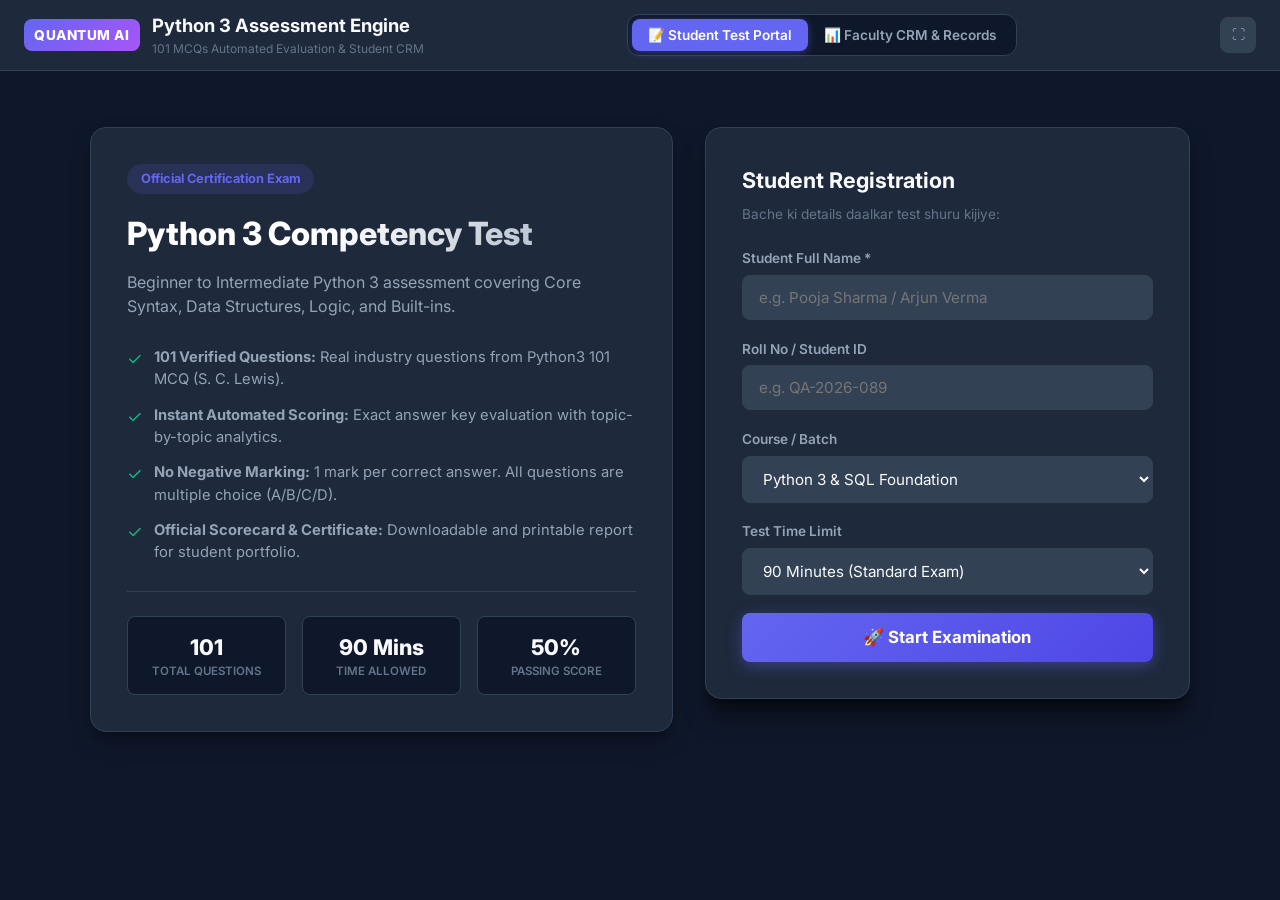
<file: index.html>
<!DOCTYPE html>
<html lang="en">
<head>
  <meta charset="UTF-8">
  <meta name="viewport" content="width=device-width, initial-scale=1.0">
  <title>Quantum AI • Python 3 Assessment & Student CRM</title>
  <link rel="preconnect" href="https://fonts.googleapis.com">
  <link rel="preconnect" href="https://fonts.gstatic.com" crossorigin>
  <link href="https://fonts.googleapis.com/css2?family=Inter:wght@400;500;600;700;800;900&family=JetBrains+Mono:wght@400;600;700&display=swap" rel="stylesheet">
  <link rel="stylesheet" href="styles.css">
</head>
<body>

  <!-- Top App Navigation Bar -->
  <header class="app-header">
    <div class="header-container">
      <div class="brand-wrapper">
        <span class="brand-badge">QUANTUM AI</span>
        <div>
          <div class="brand-title">Python 3 Assessment Engine</div>
          <span class="brand-subtitle">101 MCQs Automated Evaluation & Student CRM</span>
        </div>
      </div>

      <!-- Navigation Tabs: Test vs CRM -->
      <nav class="nav-tabs">
        <button id="tab-test" class="nav-tab-btn active">
          📝 Student Test Portal
        </button>
        <button id="tab-crm" class="nav-tab-btn">
          📊 Faculty CRM & Records
        </button>
      </nav>

      <div class="header-actions">
        <button id="btn-fullscreen" class="header-btn" title="Toggle Fullscreen" onclick="toggleFullScreen()">⛶</button>
      </div>
    </div>
  </header>

  <!-- Main Application Body -->
  <main class="app-main">

    <!-- ==========================================================
         VIEW 1: WELCOME & REGISTRATION SCREEN
         ========================================================== -->
    <section id="view-welcome" class="view-section active">
      <div class="welcome-card-grid">
        <!-- Guidelines & Exam Info -->
        <div class="welcome-info">
          <span class="exam-pill">Official Certification Exam</span>
          <h1>Python 3 Competency Test</h1>
          <p class="lead">Beginner to Intermediate Python 3 assessment covering Core Syntax, Data Structures, Logic, and Built-ins.</p>

          <div class="guidelines-list">
            <div class="guideline-item">
              <span class="icon">✓</span>
              <div><strong>101 Verified Questions:</strong> Real industry questions from Python3 101 MCQ (S. C. Lewis).</div>
            </div>
            <div class="guideline-item">
              <span class="icon">✓</span>
              <div><strong>Instant Automated Scoring:</strong> Exact answer key evaluation with topic-by-topic analytics.</div>
            </div>
            <div class="guideline-item">
              <span class="icon">✓</span>
              <div><strong>No Negative Marking:</strong> 1 mark per correct answer. All questions are multiple choice (A/B/C/D).</div>
            </div>
            <div class="guideline-item">
              <span class="icon">✓</span>
              <div><strong>Official Scorecard & Certificate:</strong> Downloadable and printable report for student portfolio.</div>
            </div>
          </div>

          <div class="stats-ribbon">
            <div class="stat-box">
              <div class="num">101</div>
              <div class="label">Total Questions</div>
            </div>
            <div class="stat-box">
              <div class="num">90 Mins</div>
              <div class="label">Time Allowed</div>
            </div>
            <div class="stat-box">
              <div class="num">50%</div>
              <div class="label">Passing Score</div>
            </div>
          </div>
        </div>

        <!-- Student Registration Form -->
        <div class="reg-form-card">
          <h2>Student Registration</h2>
          <p>Bache ki details daalkar test shuru kijiye:</p>

          <form id="student-reg-form">
            <div class="form-group">
              <label for="input-name">Student Full Name *</label>
              <input type="text" id="input-name" class="form-input" placeholder="e.g. Pooja Sharma / Arjun Verma" required>
            </div>

            <div class="form-group">
              <label for="input-roll">Roll No / Student ID</label>
              <input type="text" id="input-roll" class="form-input" placeholder="e.g. QA-2026-089">
            </div>

            <div class="form-group">
              <label for="input-batch">Course / Batch</label>
              <select id="input-batch" class="form-input">
                <option value="Python 3 & SQL Foundation">Python 3 & SQL Foundation</option>
                <option value="Data Analytics Professional">Data Analytics Professional</option>
                <option value="Generative AI & Machine Learning">Generative AI & Machine Learning</option>
                <option value="Weekend Masterclass Batch">Weekend Masterclass Batch</option>
              </select>
            </div>

            <div class="form-group">
              <label for="input-duration">Test Time Limit</label>
              <select id="input-duration" class="form-input">
                <option value="90">90 Minutes (Standard Exam)</option>
                <option value="60">60 Minutes (Fast Track)</option>
                <option value="120">120 Minutes (Extended)</option>
                <option value="999">Unlimited Practice Time</option>
              </select>
            </div>

            <button type="submit" class="btn-primary">
              🚀 Start Examination
            </button>
          </form>
        </div>
      </div>
    </section>

    <!-- ==========================================================
         VIEW 2: LIVE TEST TAKING INTERFACE
         ========================================================== -->
    <section id="view-exam" class="view-section">
      <div class="exam-layout">
        
        <!-- Left: Current Question Area -->
        <div class="exam-main">
          <!-- Meta Bar -->
          <div class="exam-meta-bar">
            <div class="student-badge-info">
              <div id="exam-student-avatar" class="avatar-circle">S</div>
              <div>
                <div id="exam-student-name" class="student-meta-name">Student Name</div>
                <div id="exam-student-roll" class="student-meta-roll">Roll: QA-101 • Batch</div>
              </div>
            </div>
            <div id="exam-timer" class="timer-box">⏱️ 90:00</div>
          </div>

          <!-- Question Card -->
          <div class="question-card">
            <div class="question-header">
              <span id="q-number" class="question-number-badge">Question 1 of 101</span>
              <span id="q-category" class="category-tag">Arithmetic & Operators</span>
            </div>

            <div id="q-prompt" class="question-prompt">
              What will be the output after the following statements?
            </div>

            <!-- Monospace Code Box -->
            <div id="q-code-wrapper" class="code-wrapper">
              <div class="code-header">
                <span>Python 3 Code</span>
                <span style="font-size: 0.7rem; color: #64748b;">Snippet</span>
              </div>
              <pre id="q-code" class="code-content"></pre>
            </div>

            <!-- Options Grid (A, B, C, D) -->
            <div id="q-options-grid" class="options-grid"></div>
          </div>

          <!-- Exam Action Toolbar -->
          <div class="exam-actions">
            <div style="display: flex; gap: 0.5rem;">
              <button id="btn-prev" class="btn-secondary">⬅️ Previous</button>
              <button id="btn-clear" class="btn-secondary">Clear Choice</button>
              <button id="btn-mark" class="btn-secondary btn-review">☆ Mark Review</button>
            </div>
            <div style="display: flex; gap: 0.75rem;">
              <button id="btn-next" class="btn-secondary">Next ➡️</button>
              <button id="btn-submit-exam" class="btn-submit">Submit Test 🏁</button>
            </div>
          </div>
        </div>

        <!-- Right: Palette Sidebar -->
        <aside class="exam-sidebar">
          <div class="palette-stats">
            <div class="stat-pill"><span class="dot answered"></span> Answered: <b id="stat-answered-count">0</b></div>
            <div class="stat-pill"><span class="dot unanswered"></span> Unanswered: <b id="stat-unanswered-count">101</b></div>
            <div class="stat-pill"><span class="dot marked"></span> Marked: <b id="stat-marked-count">0</b></div>
            <div class="stat-pill"><span class="dot current"></span> Current Q</div>
          </div>

          <div class="palette-filters">
            <button class="filter-btn active" data-filter="all">All (101)</button>
            <button class="filter-btn" data-filter="answered">Answered</button>
            <button class="filter-btn" data-filter="unanswered">Pending</button>
            <button class="filter-btn" data-filter="marked">Marked</button>
          </div>

          <!-- 101 Question Palette Grid -->
          <div id="exam-palette" class="palette-grid"></div>
        </aside>

      </div>
    </section>

    <!-- ==========================================================
         VIEW 3: SCORECARD & PERFORMANCE ANALYTICS
         ========================================================== -->
    <section id="view-scorecard" class="view-section">
      <div class="scorecard-container">
        
        <div class="scorecard-hero">
          <span id="res-badge" class="result-badge badge-distinction">🌟 Distinction</span>
          <h1 id="res-student-title">Student Assessment Scorecard</h1>
          <p id="res-tagline" class="student-tagline">Quantum AI Certification Performance Report</p>

          <div class="score-display-wrapper">
            <span id="res-score" class="score-number">92</span>
            <span class="score-total">/ 101</span>
          </div>
          <div id="res-percentage" class="score-percentage">Percentage: 91.1% (Distinction)</div>

          <div class="metrics-row">
            <div class="metric-card correct">
              <div id="res-correct" class="val">92</div>
              <div class="lbl">Correct</div>
            </div>
            <div class="metric-card incorrect">
              <div id="res-incorrect" class="val">6</div>
              <div class="lbl">Incorrect</div>
            </div>
            <div class="metric-card skipped">
              <div id="res-skipped" class="val">3</div>
              <div class="lbl">Skipped</div>
            </div>
            <div class="metric-card time">
              <div id="res-time" class="val">48m 12s</div>
              <div class="lbl">Time Taken</div>
            </div>
          </div>
        </div>

        <!-- Topic-wise Breakdown -->
        <div class="breakdown-card">
          <h3>📊 Topic-Wise Mastery Breakdown</h3>
          <div id="category-breakdown-bars" class="category-bars"></div>
        </div>

        <!-- Scorecard Action Buttons -->
        <div class="scorecard-actions">
          <button id="btn-print-scorecard" class="btn-secondary">🖨️ Print / Download PDF</button>
          <button id="btn-review-answers" class="btn-secondary">🔍 Review All 101 Answers</button>
          <button id="btn-retake-test" class="btn-primary" style="width: auto; padding: 0.75rem 1.75rem;">🔄 Start New Test</button>
        </div>

      </div>
    </section>

    <!-- ==========================================================
         VIEW 4: QUESTION-BY-QUESTION REVIEW
         ========================================================== -->
    <section id="view-review" class="view-section">
      <div class="review-container">
        <div class="review-header-bar">
          <div>
            <h2 style="font-size: 1.35rem; font-weight: 800;">Answer Key & Detailed Solution Review</h2>
            <p style="color: var(--text-muted); font-size: 0.85rem;">Official PDF Answer Key ke anusar evaluation</p>
          </div>
          <div style="display: flex; gap: 0.5rem;">
            <button class="filter-btn review-filter-btn active" data-filter="all">All (101)</button>
            <button class="filter-btn review-filter-btn" data-filter="incorrect">Incorrect Only</button>
            <button class="filter-btn review-filter-btn" data-filter="correct">Correct Only</button>
            <button class="filter-btn review-filter-btn" data-filter="skipped">Skipped Only</button>
          </div>
        </div>

        <div id="review-items-container" class="review-items-list"></div>
      </div>
    </section>

    <!-- ==========================================================
         VIEW 5: TEACHER CRM DASHBOARD
         ========================================================== -->
    <section id="view-crm" class="view-section">
      <div class="crm-container">
        
        <div class="crm-header-row">
          <div>
            <h1>Faculty Assessment CRM</h1>
            <p style="color: var(--text-muted); font-size: 0.9rem;">Track all student tests, scores, batch averages, and export records.</p>
          </div>

          <div class="crm-toolbar">
            <button id="btn-export-csv" class="btn-secondary">📥 Export to CSV (Excel)</button>
            <button id="btn-clear-crm" class="btn-secondary" style="color: var(--danger);">🗑️ Clear CRM Data</button>
          </div>
        </div>

        <!-- CRM Stat Cards -->
        <div class="crm-stats-grid">
          <div class="crm-stat-card">
            <div class="crm-stat-icon">👥</div>
            <div class="crm-stat-info">
              <div id="crm-total-count" class="num">0</div>
              <div class="lbl">Students Tested</div>
            </div>
          </div>
          <div class="crm-stat-card">
            <div class="crm-stat-icon">📈</div>
            <div class="crm-stat-info">
              <div id="crm-avg-score" class="num">0%</div>
              <div class="lbl">Batch Average</div>
            </div>
          </div>
          <div class="crm-stat-card">
            <div class="crm-stat-icon">🏆</div>
            <div class="crm-stat-info">
              <div id="crm-high-score" class="num">0 / 101</div>
              <div class="lbl">Highest Score</div>
            </div>
          </div>
          <div class="crm-stat-card">
            <div class="crm-stat-icon">🎯</div>
            <div class="crm-stat-info">
              <div id="crm-pass-rate" class="num">0%</div>
              <div class="lbl">Pass Rate (>=50%)</div>
            </div>
          </div>
        </div>

        <!-- CRM Submissions Table -->
        <div class="crm-table-card">
          <div class="crm-table-controls">
            <input type="text" id="crm-search" class="form-input search-input" placeholder="🔍 Search student name, roll no, or batch...">
            <span style="font-size: 0.85rem; color: var(--text-muted);">Auto-saved locally in browser</span>
          </div>

          <div class="crm-table-wrapper">
            <table class="crm-table">
              <thead>
                <tr>
                  <th>Student Name</th>
                  <th>Roll / ID</th>
                  <th>Batch</th>
                  <th>Score</th>
                  <th>Time Taken</th>
                  <th>Result</th>
                  <th>Actions</th>
                </tr>
              </thead>
              <tbody id="crm-table-body"></tbody>
            </table>
          </div>
        </div>

      </div>
    </section>

  </main>

  <!-- Fullscreen helper -->
  <script>
    function toggleFullScreen() {
      if (!document.fullscreenElement) {
        document.documentElement.requestFullscreen().catch(() => {});
      } else {
        if (document.exitFullscreen) {
          document.exitFullscreen();
        }
      }
    }
  </script>

  <!-- Load Data and Scripts -->
  <script src="questions.js"></script>
  <script src="app.js"></script>
</body>
</html>
</file>
<file: styles.css>
/* Quantum AI Python Assessment & CRM Portal Styles */
:root {
  --bg-primary: #0f172a;
  --bg-secondary: #1e293b;
  --bg-card: #1e293b;
  --bg-input: #334155;
  --text-primary: #f8fafc;
  --text-secondary: #94a3b8;
  --text-muted: #64748b;
  --accent: #6366f1;
  --accent-hover: #4f46e5;
  --accent-light: rgba(99, 102, 241, 0.15);
  --success: #10b981;
  --success-bg: rgba(16, 185, 129, 0.15);
  --danger: #ef4444;
  --danger-bg: rgba(239, 68, 68, 0.15);
  --warning: #f59e0b;
  --warning-bg: rgba(245, 158, 11, 0.15);
  --info: #0ea5e9;
  --border: #334155;
  --radius-sm: 8px;
  --radius-md: 12px;
  --radius-lg: 16px;
  --shadow: 0 10px 25px -5px rgba(0, 0, 0, 0.3), 0 8px 10px -6px rgba(0, 0, 0, 0.3);
  --shadow-lg: 0 20px 25px -5px rgba(0, 0, 0, 0.5), 0 8px 10px -6px rgba(0, 0, 0, 0.5);
  --font-sans: 'Inter', -apple-system, BlinkMacSystemFont, 'Segoe UI', Roboto, sans-serif;
  --font-mono: 'JetBrains Mono', 'Fira Code', 'Consolas', monospace;
}

[data-theme="light"] {
  --bg-primary: #f8fafc;
  --bg-secondary: #ffffff;
  --bg-card: #ffffff;
  --bg-input: #f1f5f9;
  --text-primary: #0f172a;
  --text-secondary: #475569;
  --text-muted: #94a3b8;
  --border: #e2e8f0;
  --shadow: 0 10px 15px -3px rgba(0, 0, 0, 0.05), 0 4px 6px -4px rgba(0, 0, 0, 0.05);
}

* {
  margin: 0;
  padding: 0;
  box-sizing: border-box;
}

body {
  font-family: var(--font-sans);
  background-color: var(--bg-primary);
  color: var(--text-primary);
  line-height: 1.5;
  min-height: 100vh;
  display: flex;
  flex-direction: column;
}

/* Header & Navigation */
header.app-header {
  background: var(--bg-secondary);
  border-bottom: 1px solid var(--border);
  position: sticky;
  top: 0;
  z-index: 50;
  backdrop-filter: blur(8px);
}

.header-container {
  max-width: 1440px;
  margin: 0 auto;
  padding: 0.75rem 1.5rem;
  display: flex;
  align-items: center;
  justify-content: space-between;
  gap: 1rem;
}

.brand-wrapper {
  display: flex;
  align-items: center;
  gap: 0.75rem;
  text-decoration: none;
  color: var(--text-primary);
}

.brand-badge {
  background: linear-gradient(135deg, #6366f1, #a855f7);
  color: white;
  font-weight: 800;
  font-size: 0.85rem;
  padding: 0.35rem 0.65rem;
  border-radius: var(--radius-sm);
  letter-spacing: 0.5px;
}

.brand-title {
  font-size: 1.15rem;
  font-weight: 700;
  display: flex;
  align-items: center;
  gap: 0.5rem;
}

.brand-subtitle {
  font-size: 0.75rem;
  color: var(--text-muted);
  display: block;
}

.nav-tabs {
  display: flex;
  background: var(--bg-primary);
  padding: 0.25rem;
  border-radius: var(--radius-md);
  border: 1px solid var(--border);
}

.nav-tab-btn {
  background: transparent;
  border: none;
  color: var(--text-secondary);
  font-family: inherit;
  font-size: 0.85rem;
  font-weight: 600;
  padding: 0.5rem 1rem;
  border-radius: var(--radius-sm);
  cursor: pointer;
  display: flex;
  align-items: center;
  gap: 0.4rem;
  transition: all 0.2s ease;
}

.nav-tab-btn:hover {
  color: var(--text-primary);
}

.nav-tab-btn.active {
  background: var(--accent);
  color: white;
  box-shadow: 0 2px 8px rgba(99, 102, 241, 0.4);
}

.header-actions {
  display: flex;
  align-items: center;
  gap: 0.75rem;
}

.header-btn {
  background: var(--bg-input);
  border: 1px solid var(--border);
  color: var(--text-secondary);
  width: 36px;
  height: 36px;
  border-radius: var(--radius-sm);
  display: flex;
  align-items: center;
  justify-content: center;
  cursor: pointer;
  transition: all 0.2s ease;
}

.header-btn:hover {
  color: var(--text-primary);
  border-color: var(--accent);
}

/* Main Container */
main.app-main {
  flex: 1;
  max-width: 1440px;
  width: 100%;
  margin: 0 auto;
  padding: 1.5rem;
  display: flex;
  flex-direction: column;
}

.view-section {
  display: none;
  width: 100%;
  animation: fadeIn 0.25s ease forwards;
}

.view-section.active {
  display: block;
}

@keyframes fadeIn {
  from { opacity: 0; transform: translateY(6px); }
  to { opacity: 1; transform: translateY(0); }
}

/* ==========================================================
   VIEW 1: REGISTRATION / WELCOME SCREEN
   ========================================================== */
.welcome-card-grid {
  display: grid;
  grid-template-columns: 1.2fr 1fr;
  gap: 2rem;
  max-width: 1100px;
  margin: 2rem auto;
  align-items: start;
}

.welcome-info {
  background: var(--bg-secondary);
  border: 1px solid var(--border);
  border-radius: var(--radius-lg);
  padding: 2.25rem;
  box-shadow: var(--shadow);
}

.exam-pill {
  display: inline-block;
  background: var(--accent-light);
  color: var(--accent);
  font-weight: 700;
  font-size: 0.8rem;
  padding: 0.35rem 0.85rem;
  border-radius: 9999px;
  margin-bottom: 1rem;
}

.welcome-info h1 {
  font-size: 2rem;
  font-weight: 800;
  margin-bottom: 0.75rem;
  background: linear-gradient(135deg, #ffffff 40%, #94a3b8);
  -webkit-background-clip: text;
  -webkit-text-fill-color: transparent;
}

.welcome-info p.lead {
  color: var(--text-secondary);
  font-size: 1rem;
  margin-bottom: 1.75rem;
}

.guidelines-list {
  display: flex;
  flex-direction: column;
  gap: 0.85rem;
  margin-bottom: 1.75rem;
}

.guideline-item {
  display: flex;
  align-items: flex-start;
  gap: 0.75rem;
  color: var(--text-secondary);
  font-size: 0.92rem;
}

.guideline-item .icon {
  color: var(--success);
  font-size: 1.1rem;
  flex-shrink: 0;
}

.stats-ribbon {
  display: grid;
  grid-template-columns: repeat(3, 1fr);
  gap: 1rem;
  border-top: 1px solid var(--border);
  padding-top: 1.5rem;
}

.stat-box {
  background: var(--bg-primary);
  border: 1px solid var(--border);
  padding: 0.85rem;
  border-radius: var(--radius-sm);
  text-align: center;
}

.stat-box .num {
  font-size: 1.35rem;
  font-weight: 800;
  color: var(--text-primary);
}

.stat-box .label {
  font-size: 0.72rem;
  color: var(--text-muted);
  text-transform: uppercase;
  font-weight: 600;
}

.reg-form-card {
  background: var(--bg-secondary);
  border: 1px solid var(--border);
  border-radius: var(--radius-lg);
  padding: 2.25rem;
  box-shadow: var(--shadow-lg);
}

.reg-form-card h2 {
  font-size: 1.35rem;
  font-weight: 700;
  margin-bottom: 0.5rem;
}

.reg-form-card p {
  font-size: 0.85rem;
  color: var(--text-muted);
  margin-bottom: 1.5rem;
}

.form-group {
  margin-bottom: 1.15rem;
}

.form-group label {
  display: block;
  font-size: 0.85rem;
  font-weight: 600;
  color: var(--text-secondary);
  margin-bottom: 0.4rem;
}

.form-input {
  width: 100%;
  background: var(--bg-input);
  border: 1px solid var(--border);
  color: var(--text-primary);
  font-family: inherit;
  font-size: 0.95rem;
  padding: 0.75rem 1rem;
  border-radius: var(--radius-sm);
  outline: none;
  transition: all 0.2s ease;
}

.form-input:focus {
  border-color: var(--accent);
  box-shadow: 0 0 0 3px rgba(99, 102, 241, 0.25);
}

.btn-primary {
  width: 100%;
  background: linear-gradient(135deg, #6366f1, #4f46e5);
  color: white;
  border: none;
  font-family: inherit;
  font-size: 1.05rem;
  font-weight: 700;
  padding: 0.9rem;
  border-radius: var(--radius-sm);
  cursor: pointer;
  display: flex;
  align-items: center;
  justify-content: center;
  gap: 0.5rem;
  box-shadow: 0 4px 15px rgba(99, 102, 241, 0.4);
  transition: all 0.2s ease;
}

.btn-primary:hover {
  transform: translateY(-2px);
  box-shadow: 0 6px 20px rgba(99, 102, 241, 0.6);
}

/* ==========================================================
   VIEW 2: LIVE EXAMINATION INTERFACE
   ========================================================== */
.exam-layout {
  display: grid;
  grid-template-columns: 1fr 340px;
  gap: 1.5rem;
  align-items: start;
}

/* Exam Main Area */
.exam-main {
  display: flex;
  flex-direction: column;
  gap: 1rem;
}

.exam-meta-bar {
  background: var(--bg-secondary);
  border: 1px solid var(--border);
  border-radius: var(--radius-md);
  padding: 0.85rem 1.25rem;
  display: flex;
  align-items: center;
  justify-content: space-between;
}

.student-badge-info {
  display: flex;
  align-items: center;
  gap: 0.75rem;
}

.avatar-circle {
  width: 38px;
  height: 38px;
  border-radius: 50%;
  background: linear-gradient(135deg, #6366f1, #a855f7);
  display: flex;
  align-items: center;
  justify-content: center;
  font-weight: 700;
  color: white;
  font-size: 0.95rem;
}

.student-meta-name {
  font-size: 0.95rem;
  font-weight: 700;
}

.student-meta-roll {
  font-size: 0.75rem;
  color: var(--text-muted);
}

.timer-box {
  background: var(--bg-primary);
  border: 1px solid var(--border);
  padding: 0.45rem 1rem;
  border-radius: var(--radius-sm);
  display: flex;
  align-items: center;
  gap: 0.5rem;
  font-family: var(--font-mono);
  font-size: 1.15rem;
  font-weight: 700;
  color: var(--info);
}

.timer-box.timer-warning {
  color: var(--warning);
  border-color: var(--warning);
  background: var(--warning-bg);
}

.timer-box.timer-danger {
  color: var(--danger);
  border-color: var(--danger);
  background: var(--danger-bg);
  animation: pulse 1s infinite alternate;
}

@keyframes pulse {
  from { opacity: 1; }
  to { opacity: 0.6; }
}

/* Question Card */
.question-card {
  background: var(--bg-secondary);
  border: 1px solid var(--border);
  border-radius: var(--radius-lg);
  padding: 2rem;
  box-shadow: var(--shadow);
  display: flex;
  flex-direction: column;
  gap: 1.5rem;
}

.question-header {
  display: flex;
  align-items: center;
  justify-content: space-between;
  border-bottom: 1px solid var(--border);
  padding-bottom: 1rem;
}

.question-number-badge {
  font-size: 1.1rem;
  font-weight: 800;
  color: var(--accent);
}

.category-tag {
  background: var(--accent-light);
  color: var(--accent);
  font-size: 0.75rem;
  font-weight: 700;
  padding: 0.25rem 0.75rem;
  border-radius: 9999px;
  text-transform: uppercase;
}

.question-prompt {
  font-size: 1.15rem;
  font-weight: 600;
  color: var(--text-primary);
  line-height: 1.6;
}

/* Monospace Code Display */
.code-wrapper {
  background: #090d16;
  border: 1px solid #1e293b;
  border-radius: var(--radius-md);
  overflow: hidden;
  position: relative;
}

.code-header {
  background: #111827;
  padding: 0.4rem 1rem;
  display: flex;
  align-items: center;
  justify-content: space-between;
  border-bottom: 1px solid #1f2937;
  font-size: 0.75rem;
  color: #9ca3af;
  font-family: var(--font-mono);
}

.code-content {
  padding: 1.25rem;
  overflow-x: auto;
  font-family: var(--font-mono);
  font-size: 0.95rem;
  color: #38bdf8;
  white-space: pre;
  line-height: 1.6;
}

/* Options Grid */
.options-grid {
  display: flex;
  flex-direction: column;
  gap: 0.85rem;
}

.option-card {
  background: var(--bg-primary);
  border: 1px solid var(--border);
  border-radius: var(--radius-md);
  padding: 1rem 1.25rem;
  display: flex;
  align-items: center;
  gap: 1rem;
  cursor: pointer;
  transition: all 0.2s ease;
  user-select: none;
}

.option-card:hover {
  border-color: var(--accent);
  background: rgba(99, 102, 241, 0.05);
}

.option-card.selected {
  border-color: var(--accent);
  background: var(--accent-light);
  box-shadow: 0 0 0 2px rgba(99, 102, 241, 0.3);
}

.option-letter {
  width: 32px;
  height: 32px;
  border-radius: var(--radius-sm);
  background: var(--bg-input);
  color: var(--text-secondary);
  display: flex;
  align-items: center;
  justify-content: center;
  font-weight: 700;
  font-size: 0.85rem;
  text-transform: uppercase;
  flex-shrink: 0;
  transition: all 0.2s ease;
}

.option-card.selected .option-letter {
  background: var(--accent);
  color: white;
}

.option-text {
  font-size: 1rem;
  color: var(--text-primary);
  flex: 1;
  font-family: var(--font-mono);
}

/* Exam Action Toolbar */
.exam-actions {
  display: flex;
  align-items: center;
  justify-content: space-between;
  background: var(--bg-secondary);
  border: 1px solid var(--border);
  border-radius: var(--radius-md);
  padding: 0.85rem 1.25rem;
  gap: 1rem;
}

.btn-secondary {
  background: var(--bg-input);
  border: 1px solid var(--border);
  color: var(--text-primary);
  font-family: inherit;
  font-size: 0.9rem;
  font-weight: 600;
  padding: 0.65rem 1.25rem;
  border-radius: var(--radius-sm);
  cursor: pointer;
  display: flex;
  align-items: center;
  gap: 0.4rem;
  transition: all 0.2s ease;
}

.btn-secondary:hover:not(:disabled) {
  border-color: var(--text-secondary);
  background: var(--border);
}

.btn-secondary:disabled {
  opacity: 0.4;
  cursor: not-allowed;
}

.btn-review {
  background: var(--warning-bg);
  border: 1px solid var(--warning);
  color: var(--warning);
}

.btn-review.marked {
  background: var(--warning);
  color: #0f172a;
  font-weight: 700;
}

.btn-submit {
  background: linear-gradient(135deg, #10b981, #059669);
  color: white;
  border: none;
  font-family: inherit;
  font-size: 0.95rem;
  font-weight: 700;
  padding: 0.75rem 1.5rem;
  border-radius: var(--radius-sm);
  cursor: pointer;
  display: flex;
  align-items: center;
  gap: 0.5rem;
  box-shadow: 0 4px 12px rgba(16, 185, 129, 0.4);
  transition: all 0.2s ease;
}

.btn-submit:hover {
  transform: translateY(-2px);
  box-shadow: 0 6px 16px rgba(16, 185, 129, 0.6);
}

/* ==========================================================
   SIDEBAR: QUESTION PALETTE & PROGRESS
   ========================================================== */
.exam-sidebar {
  background: var(--bg-secondary);
  border: 1px solid var(--border);
  border-radius: var(--radius-lg);
  padding: 1.25rem;
  display: flex;
  flex-direction: column;
  gap: 1.25rem;
  position: sticky;
  top: 80px;
  max-height: calc(100vh - 100px);
}

.palette-stats {
  display: grid;
  grid-template-columns: repeat(2, 1fr);
  gap: 0.5rem;
}

.stat-pill {
  display: flex;
  align-items: center;
  gap: 0.5rem;
  font-size: 0.78rem;
  color: var(--text-secondary);
}

.dot {
  width: 10px;
  height: 10px;
  border-radius: 50%;
}
.dot.answered { background: var(--success); }
.dot.unanswered { background: var(--border); }
.dot.marked { background: var(--warning); }
.dot.current { background: var(--accent); }

.palette-filters {
  display: flex;
  gap: 0.35rem;
}

.filter-btn {
  background: var(--bg-primary);
  border: 1px solid var(--border);
  color: var(--text-muted);
  font-size: 0.72rem;
  font-weight: 600;
  padding: 0.3rem 0.5rem;
  border-radius: var(--radius-sm);
  cursor: pointer;
}

.filter-btn.active {
  background: var(--accent-light);
  color: var(--accent);
  border-color: var(--accent);
}

.palette-grid {
  display: grid;
  grid-template-columns: repeat(5, 1fr);
  gap: 0.45rem;
  overflow-y: auto;
  max-height: 380px;
  padding-right: 0.25rem;
}

.palette-btn {
  background: var(--bg-primary);
  border: 1px solid var(--border);
  color: var(--text-secondary);
  font-family: var(--font-mono);
  font-size: 0.85rem;
  font-weight: 600;
  height: 38px;
  border-radius: var(--radius-sm);
  cursor: pointer;
  transition: all 0.15s ease;
  display: flex;
  align-items: center;
  justify-content: center;
}

.palette-btn:hover {
  border-color: var(--accent);
  color: var(--text-primary);
}

.palette-btn.current {
  border-color: var(--accent);
  color: white;
  box-shadow: 0 0 0 2px var(--accent);
}

.palette-btn.answered {
  background: var(--success-bg);
  border-color: var(--success);
  color: var(--success);
}

.palette-btn.marked {
  background: var(--warning-bg);
  border-color: var(--warning);
  color: var(--warning);
}

/* ==========================================================
   VIEW 3: SCORECARD & PERFORMANCE ANALYTICS
   ========================================================== */
.scorecard-container {
  max-width: 960px;
  margin: 0 auto;
  display: flex;
  flex-direction: column;
  gap: 1.5rem;
}

.scorecard-hero {
  background: linear-gradient(135deg, #1e293b, #0f172a);
  border: 1px solid var(--border);
  border-radius: var(--radius-lg);
  padding: 2.5rem;
  text-align: center;
  position: relative;
  overflow: hidden;
  box-shadow: var(--shadow-lg);
}

.scorecard-hero::before {
  content: '';
  position: absolute;
  top: -50%;
  left: 50%;
  transform: translateX(-50%);
  width: 300px;
  height: 300px;
  background: radial-gradient(circle, rgba(99, 102, 241, 0.25), transparent 70%);
  border-radius: 50%;
}

.result-badge {
  display: inline-block;
  font-size: 0.85rem;
  font-weight: 800;
  padding: 0.4rem 1.25rem;
  border-radius: 9999px;
  text-transform: uppercase;
  letter-spacing: 0.5px;
  margin-bottom: 1rem;
}

.badge-distinction { background: var(--success-bg); color: var(--success); border: 1px solid var(--success); }
.badge-pass { background: var(--info); color: white; }
.badge-fail { background: var(--danger-bg); color: var(--danger); border: 1px solid var(--danger); }

.scorecard-hero h1 {
  font-size: 2.2rem;
  font-weight: 800;
  margin-bottom: 0.5rem;
}

.student-tagline {
  color: var(--text-secondary);
  font-size: 1rem;
  margin-bottom: 2rem;
}

.score-display-wrapper {
  display: flex;
  align-items: baseline;
  justify-content: center;
  gap: 0.5rem;
  margin-bottom: 0.5rem;
}

.score-number {
  font-size: 4.5rem;
  font-weight: 900;
  line-height: 1;
  background: linear-gradient(135deg, #6366f1, #38bdf8);
  -webkit-background-clip: text;
  -webkit-text-fill-color: transparent;
}

.score-total {
  font-size: 1.5rem;
  font-weight: 700;
  color: var(--text-muted);
}

.score-percentage {
  font-size: 1.2rem;
  font-weight: 700;
  color: var(--text-secondary);
  margin-bottom: 2rem;
}

.metrics-row {
  display: grid;
  grid-template-columns: repeat(4, 1fr);
  gap: 1rem;
  max-width: 700px;
  margin: 0 auto;
}

.metric-card {
  background: var(--bg-primary);
  border: 1px solid var(--border);
  padding: 1rem;
  border-radius: var(--radius-md);
  text-align: center;
}

.metric-card .val {
  font-size: 1.5rem;
  font-weight: 800;
}
.metric-card.correct .val { color: var(--success); }
.metric-card.incorrect .val { color: var(--danger); }
.metric-card.skipped .val { color: var(--text-muted); }
.metric-card.time .val { color: var(--info); font-family: var(--font-mono); }

.metric-card .lbl {
  font-size: 0.75rem;
  color: var(--text-muted);
  text-transform: uppercase;
  font-weight: 600;
}

/* Category Breakdown */
.breakdown-card {
  background: var(--bg-secondary);
  border: 1px solid var(--border);
  border-radius: var(--radius-lg);
  padding: 1.75rem;
}

.breakdown-card h3 {
  font-size: 1.2rem;
  font-weight: 700;
  margin-bottom: 1.25rem;
}

.category-bars {
  display: flex;
  flex-direction: column;
  gap: 1rem;
}

.cat-bar-item {
  display: flex;
  flex-direction: column;
  gap: 0.35rem;
}

.cat-bar-header {
  display: flex;
  justify-content: space-between;
  font-size: 0.85rem;
  font-weight: 600;
}

.cat-bar-bg {
  height: 8px;
  background: var(--bg-primary);
  border-radius: 9999px;
  overflow: hidden;
}

.cat-bar-fill {
  height: 100%;
  background: linear-gradient(90deg, #6366f1, #38bdf8);
  border-radius: 9999px;
  transition: width 0.6s ease;
}

/* Result Actions */
.scorecard-actions {
  display: flex;
  justify-content: center;
  gap: 1rem;
  margin-bottom: 2rem;
}

/* ==========================================================
   VIEW 4: QUESTION-BY-QUESTION REVIEW
   ========================================================== */
.review-container {
  max-width: 960px;
  margin: 0 auto;
  display: flex;
  flex-direction: column;
  gap: 1.5rem;
}

.review-header-bar {
  display: flex;
  align-items: center;
  justify-content: space-between;
  background: var(--bg-secondary);
  border: 1px solid var(--border);
  padding: 1rem 1.5rem;
  border-radius: var(--radius-md);
}

.review-items-list {
  display: flex;
  flex-direction: column;
  gap: 1.5rem;
}

.review-item-card {
  background: var(--bg-secondary);
  border: 1px solid var(--border);
  border-radius: var(--radius-lg);
  padding: 1.5rem;
  display: flex;
  flex-direction: column;
  gap: 1rem;
}

.review-item-card.is-correct {
  border-left: 5px solid var(--success);
}

.review-item-card.is-incorrect {
  border-left: 5px solid var(--danger);
}

.review-item-card.is-skipped {
  border-left: 5px solid var(--text-muted);
}

.review-badge {
  font-size: 0.75rem;
  font-weight: 700;
  padding: 0.2rem 0.65rem;
  border-radius: var(--radius-sm);
  text-transform: uppercase;
}

.review-badge.correct { background: var(--success-bg); color: var(--success); }
.review-badge.incorrect { background: var(--danger-bg); color: var(--danger); }
.review-badge.skipped { background: var(--bg-input); color: var(--text-muted); }

.review-options {
  display: grid;
  grid-template-columns: repeat(2, 1fr);
  gap: 0.65rem;
}

.review-option {
  padding: 0.65rem 0.85rem;
  border-radius: var(--radius-sm);
  background: var(--bg-primary);
  border: 1px solid var(--border);
  font-size: 0.85rem;
  font-family: var(--font-mono);
  display: flex;
  align-items: center;
  gap: 0.5rem;
}

.review-option.correct-answer {
  background: var(--success-bg);
  border-color: var(--success);
  color: var(--success);
  font-weight: 700;
}

.review-option.wrong-selection {
  background: var(--danger-bg);
  border-color: var(--danger);
  color: var(--danger);
  text-decoration: line-through;
}

/* ==========================================================
   VIEW 5: TEACHER CRM DASHBOARD
   ========================================================== */
.crm-container {
  display: flex;
  flex-direction: column;
  gap: 1.5rem;
}

.crm-header-row {
  display: flex;
  align-items: center;
  justify-content: space-between;
  flex-wrap: wrap;
  gap: 1rem;
}

.crm-header-row h1 {
  font-size: 1.75rem;
  font-weight: 800;
}

.crm-toolbar {
  display: flex;
  align-items: center;
  gap: 0.75rem;
}

.crm-stats-grid {
  display: grid;
  grid-template-columns: repeat(4, 1fr);
  gap: 1.25rem;
}

.crm-stat-card {
  background: var(--bg-secondary);
  border: 1px solid var(--border);
  border-radius: var(--radius-md);
  padding: 1.25rem;
  display: flex;
  align-items: center;
  gap: 1rem;
}

.crm-stat-icon {
  width: 48px;
  height: 48px;
  border-radius: var(--radius-sm);
  background: var(--accent-light);
  color: var(--accent);
  display: flex;
  align-items: center;
  justify-content: center;
  font-size: 1.35rem;
}

.crm-stat-info .num {
  font-size: 1.5rem;
  font-weight: 800;
  line-height: 1.1;
}

.crm-stat-info .lbl {
  font-size: 0.8rem;
  color: var(--text-muted);
}

.crm-table-card {
  background: var(--bg-secondary);
  border: 1px solid var(--border);
  border-radius: var(--radius-lg);
  overflow: hidden;
}

.crm-table-controls {
  padding: 1.25rem;
  display: flex;
  align-items: center;
  justify-content: space-between;
  gap: 1rem;
  border-bottom: 1px solid var(--border);
}

.search-input {
  max-width: 350px;
}

.crm-table-wrapper {
  overflow-x: auto;
}

table.crm-table {
  width: 100%;
  border-collapse: collapse;
  text-align: left;
  font-size: 0.9rem;
}

table.crm-table th {
  background: var(--bg-primary);
  padding: 0.85rem 1.25rem;
  color: var(--text-muted);
  font-size: 0.78rem;
  text-transform: uppercase;
  font-weight: 700;
  border-bottom: 1px solid var(--border);
}

table.crm-table td {
  padding: 1rem 1.25rem;
  border-bottom: 1px solid var(--border);
  color: var(--text-primary);
}

table.crm-table tr:hover td {
  background: rgba(255, 255, 255, 0.02);
}

.status-pill {
  display: inline-block;
  padding: 0.25rem 0.65rem;
  border-radius: 9999px;
  font-size: 0.75rem;
  font-weight: 700;
}
.status-pill.distinction { background: var(--success-bg); color: var(--success); }
.status-pill.pass { background: rgba(14, 165, 233, 0.15); color: var(--info); }
.status-pill.fail { background: var(--danger-bg); color: var(--danger); }

.table-actions {
  display: flex;
  gap: 0.4rem;
}

.btn-icon {
  background: var(--bg-input);
  border: 1px solid var(--border);
  color: var(--text-secondary);
  padding: 0.35rem 0.65rem;
  border-radius: var(--radius-sm);
  font-size: 0.8rem;
  cursor: pointer;
}

.btn-icon:hover {
  color: var(--text-primary);
  border-color: var(--accent);
}

/* ==========================================================
   PRINT STYLES FOR OFFICIAL SCORECARD
   ========================================================== */
@media print {
  body {
    background: white !important;
    color: black !important;
  }
  header.app-header,
  .scorecard-actions,
  .nav-tabs,
  .btn-primary,
  .btn-secondary {
    display: none !important;
  }
  .scorecard-hero {
    background: white !important;
    color: black !important;
    border: 2px solid #000 !important;
    box-shadow: none !important;
  }
  .score-number {
    -webkit-text-fill-color: black !important;
    color: black !important;
  }
  .metric-card {
    background: white !important;
    border: 1px solid #ccc !important;
  }
}

/* Responsive Breakpoints */
@media (max-width: 1024px) {
  .exam-layout {
    grid-template-columns: 1fr;
  }
  .exam-sidebar {
    position: static;
    max-height: none;
  }
  .welcome-card-grid {
    grid-template-columns: 1fr;
  }
  .crm-stats-grid {
    grid-template-columns: repeat(2, 1fr);
  }
}

@media (max-width: 640px) {
  .header-container {
    flex-direction: column;
    align-items: flex-start;
  }
  .metrics-row {
    grid-template-columns: repeat(2, 1fr);
  }
  .crm-stats-grid {
    grid-template-columns: 1fr;
  }
}
</file>
